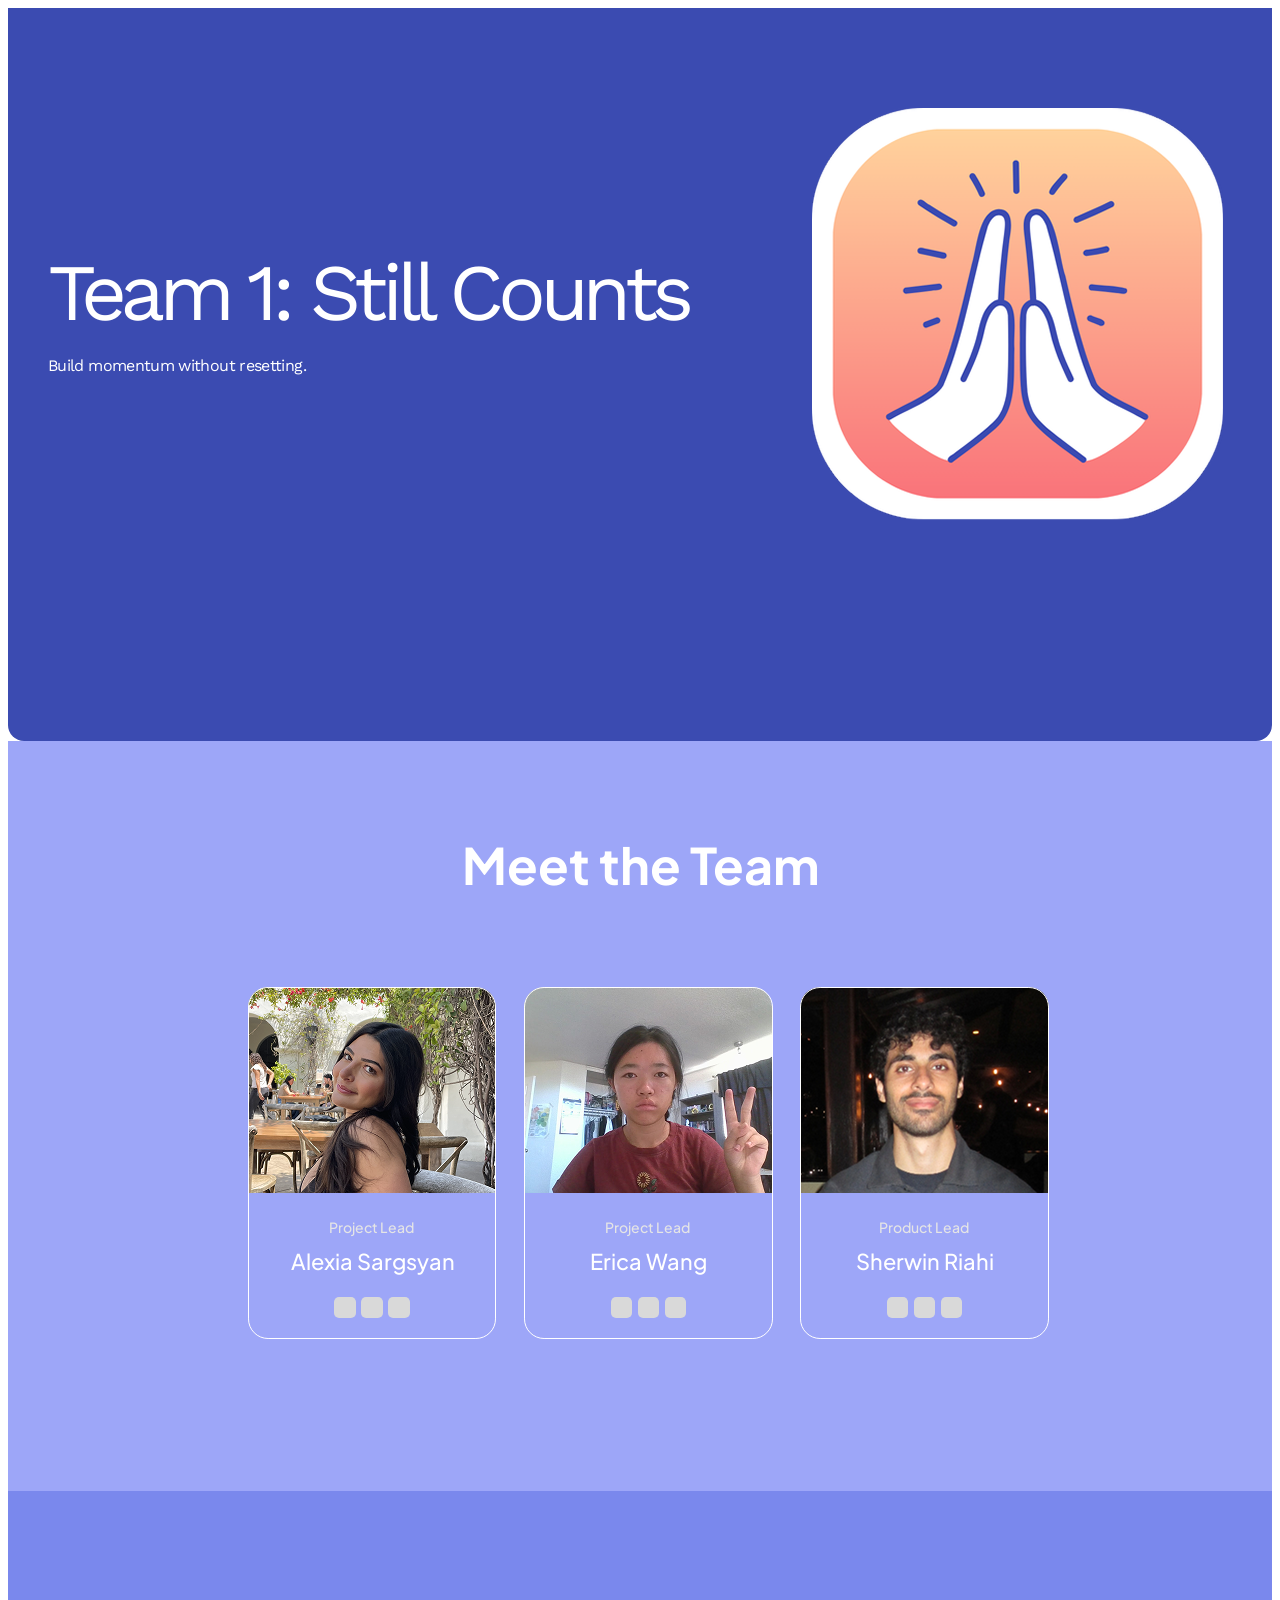
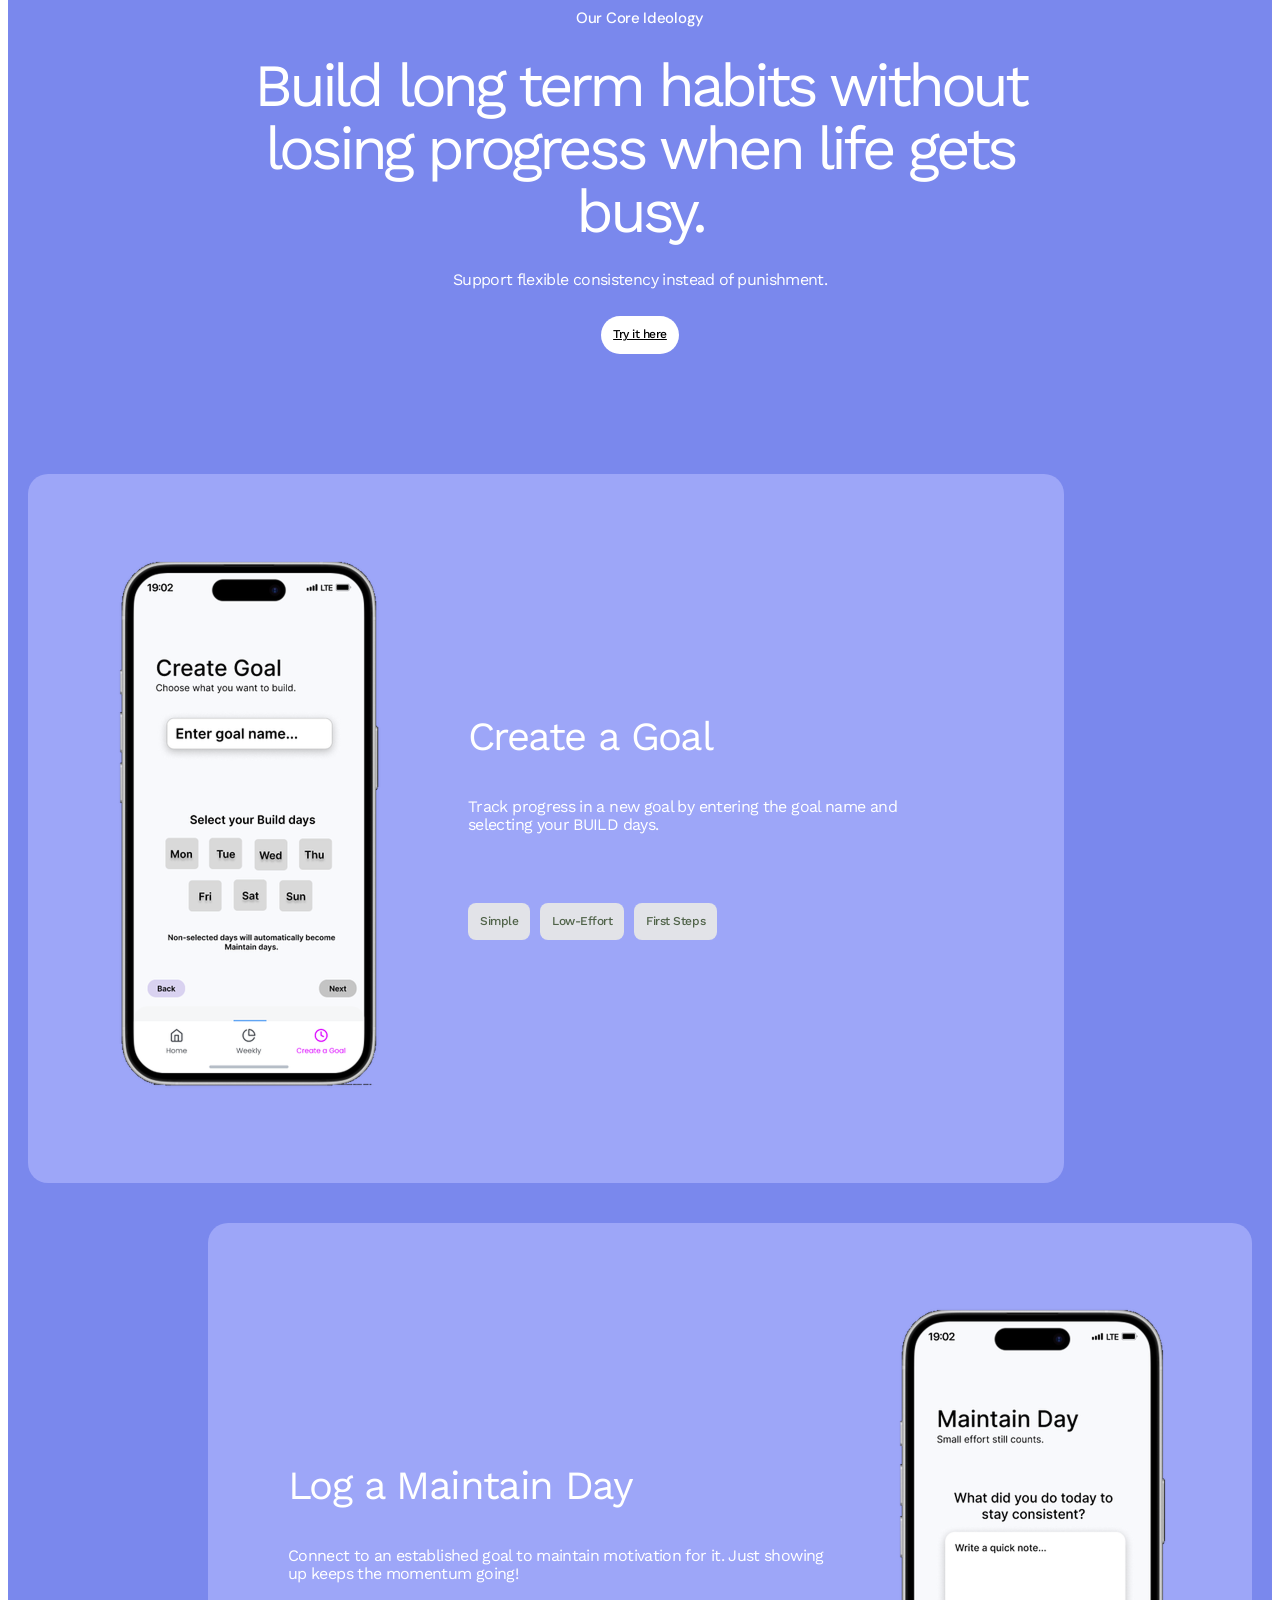
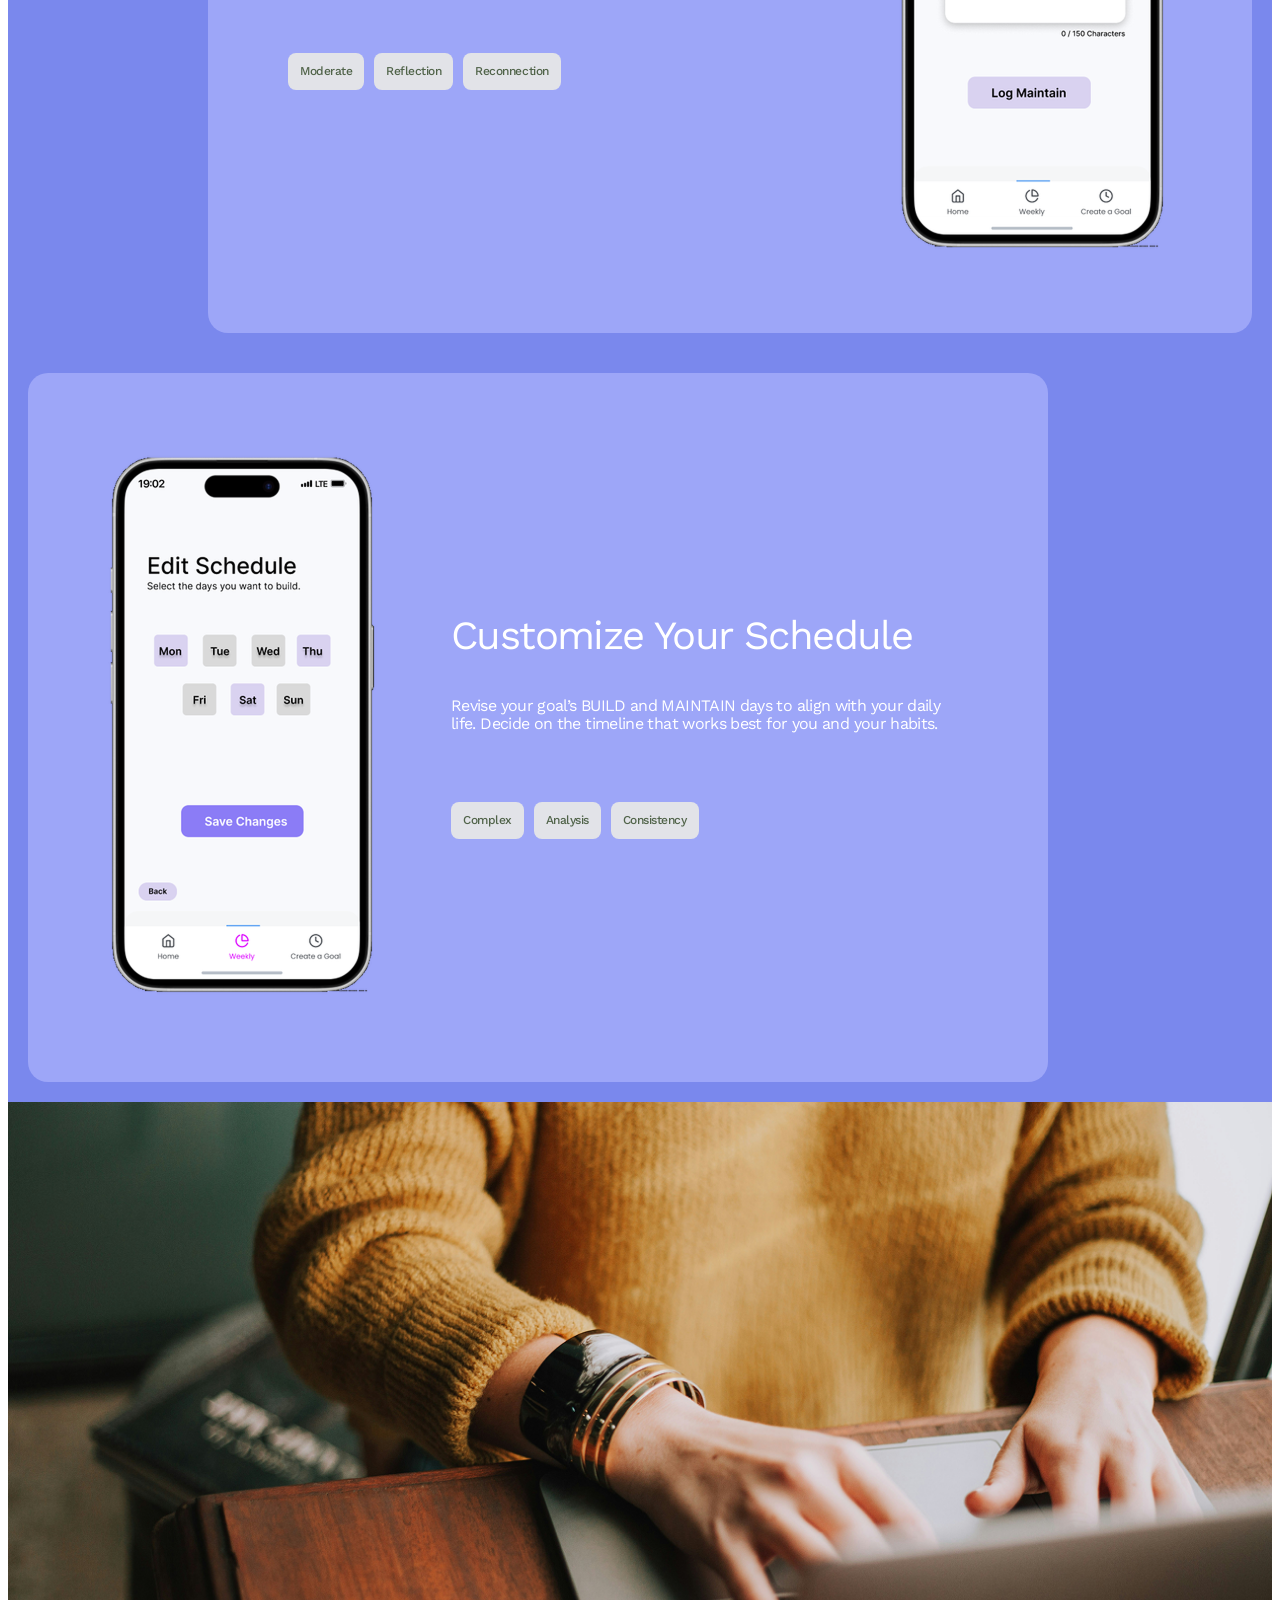
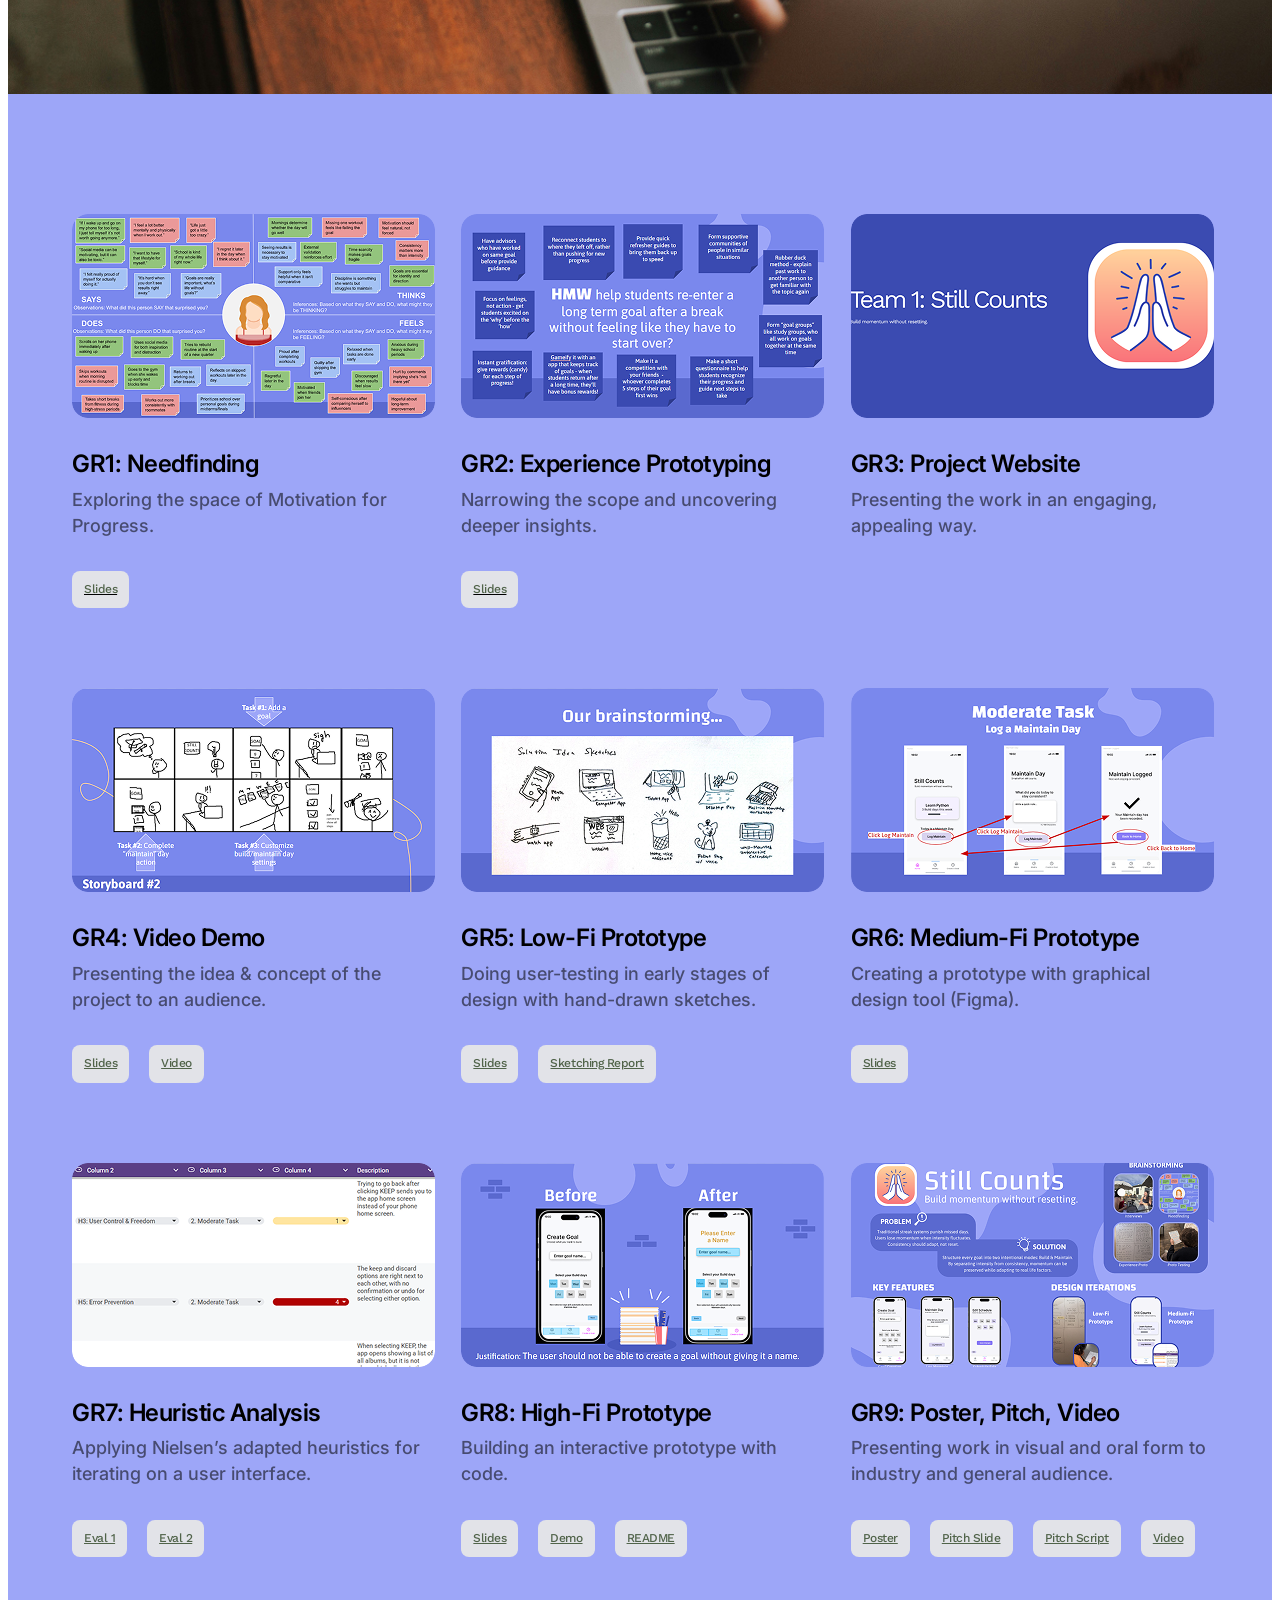
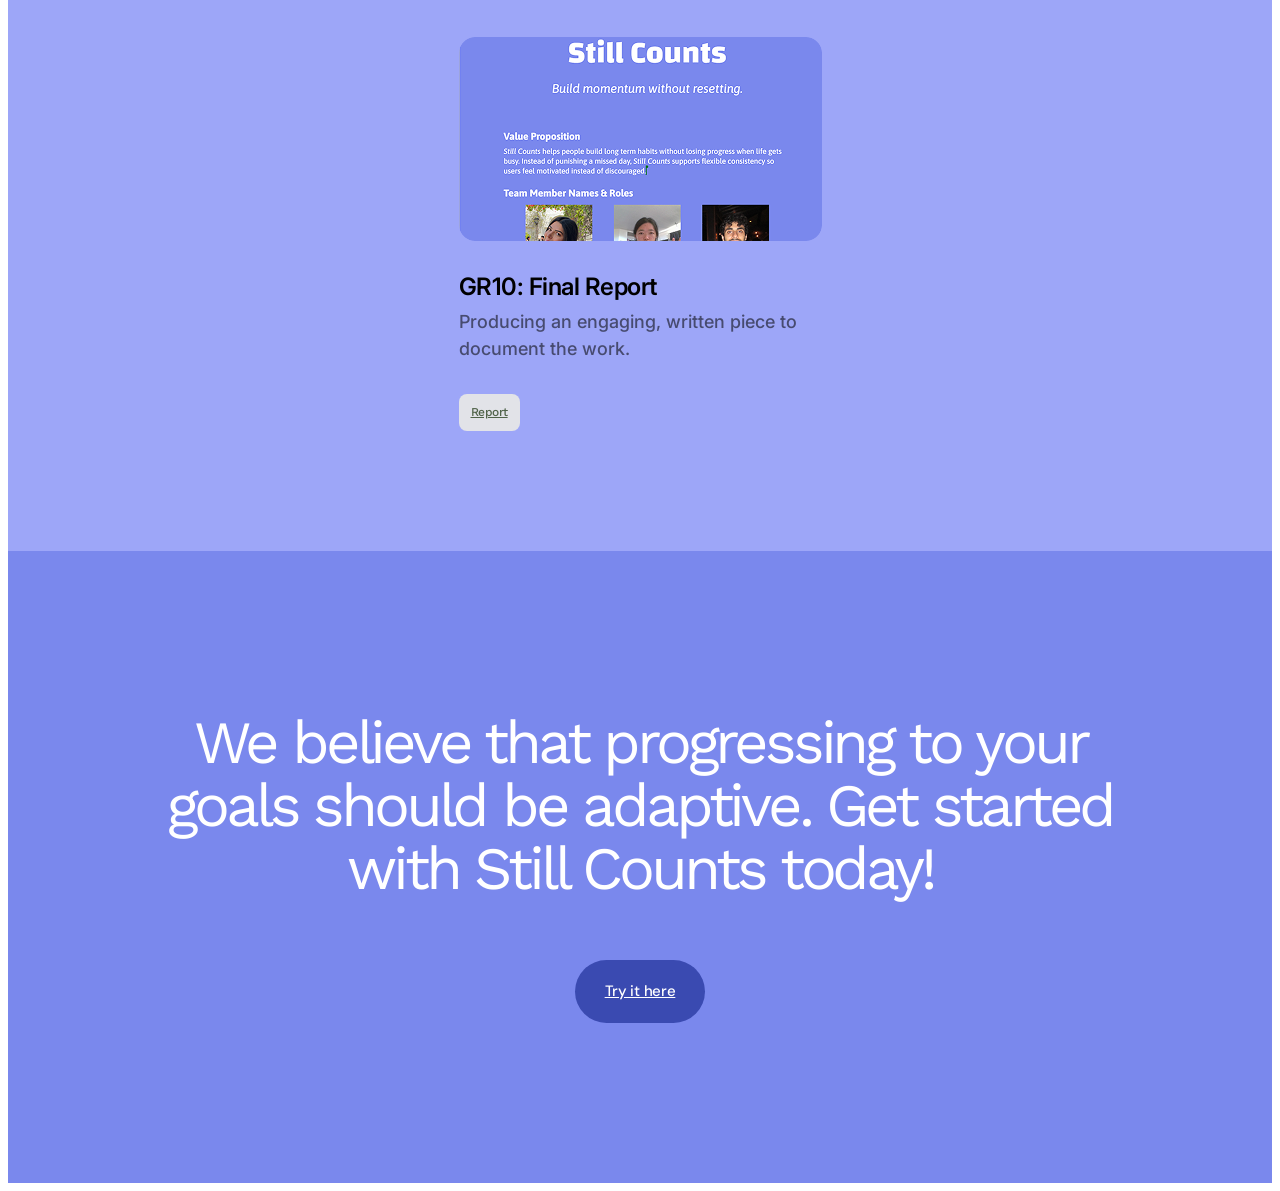
<file: index.html>
<!DOCTYPE html>
<html>
<head>
  	<meta charset="utf-8">
  	<meta name="viewport" content="initial-scale=1, width=device-width">
  	
  	<link rel="stylesheet"  href="./index.css" />
  	<link rel="stylesheet" href="https://fonts.googleapis.com/css2?family=Work Sans:wght@400;500&display=swap" />
  	<link rel="stylesheet" href="https://fonts.googleapis.com/css2?family=Plus Jakarta Sans:wght@500;700&display=swap" />
  	<link rel="stylesheet" href="https://fonts.googleapis.com/css2?family=DM Sans:wght@500&display=swap" />
  	<link rel="stylesheet" href="https://fonts.googleapis.com/css2?family=Inter:wght@500;600&display=swap" />
  	
  	
  	
</head>
<body>
  	
  	<div class="main">
    		<div class="hero-section">
      			<div class="content">
        				<div class="block">
          					<div class="text">
            						<div class="team-1-still">Team 1: Still Counts</div>
            						<div class="build-momentum-without">Build momentum without resetting.</div>
          					</div>
        				</div>
        				<img src="images/Image.png" class="image-icon" alt="">
        				
      			</div>
    		</div>
    		<div class="team-section">
      			<div class="macbook-air-1">
        				<b class="meet-the-team">Meet the Team</b>
        				<div class="image-1-parent">
          					<img src="images/image 1.png" class="image-1-icon" alt="">
          					
          					<div class="alexia-sargsyan">Alexia Sargsyan</div>
          					<div class="project-lead">Project Lead</div>
          					<div class="group-child">
          					</div>
          					<div class="group-item">
          					</div>
          					<div class="group-inner">
          					</div>
          					<div class="rectangle-div">
          					</div>
        				</div>
        				<div class="s-blob-v1-image-u-mbybpsj3a-1-parent">
          					<img src="images/s-blob-v1-IMAGE-u_MByBPSj3A 1.png" class="image-1-icon" alt="">
          					
          					<div class="erica-wang">Erica Wang</div>
          					<div class="project-lead2">Project Lead</div>
          					<div class="group-child2">
          					</div>
          					<div class="group-child3">
          					</div>
          					<div class="group-child4">
          					</div>
          					<div class="group-child5">
          					</div>
        				</div>
        				<div class="s-blob-v1-image-yarvwebsfak-1-parent">
          					<img src="images/s-blob-v1-IMAGE-YArVWEbSfAk 1.png" class="s-blob-v1-image-yarvwebsfak-1-icon" alt="">
          					
          					<div class="sherwin-riahi">Sherwin Riahi</div>
          					<div class="product-lead">Product Lead</div>
          					<div class="group-child6">
          					</div>
          					<div class="group-child7">
          					</div>
          					<div class="group-child8">
          					</div>
          					<div class="group-child9">
          					</div>
        				</div>
      			</div>
    		</div>
    		<div class="services-section">
      			<div class="intro-section">
        				<div class="content2">
          					<div class="our-core-ideology">Our Core Ideology</div>
          					<div class="build-long-term">Build long term habits without losing progress when life gets busy.</div>
          					<div class="support-flexible-consistency">Support flexible consistency instead of punishment.</div>
          					<div class="button-on-light" id="buttonOnLight">
							<a href="https://www.figma.com/proto/tbAJIBMdfIlwwW0VugxDvZ/Team-1-Prototype?node-id=16-697&p=f&t=aINcDDUmhDeLYGo0-0&scaling=scale-down&content-scaling=fixed&page-id=0%3A1&starting-point-node-id=16%3A697" target="_blank">
            						<div class="connect-with-our">Try it here</div>
							</a>
          					</div>
        				</div>
      			</div>
      			<div class="section-1">
        				<div class="card">
          					<img src="images/image 2.png" class="image-2-icon" alt="">
          					
          					<div class="content3">
            						<div class="text2">
              							<div class="create-a-goal">Create a Goal</div>
              							<div class="build-momentum-without">Track progress in a new goal by entering the goal name and selecting your BUILD days.</div>
            						</div>
            						<div class="labels">
              							<div class="labels2">
                								<div class="connect-with-our">Simple</div>
              							</div>
              							<div class="labels2">
                								<div class="connect-with-our">Low-Effort</div>
              							</div>
              							<div class="labels2">
                								<div class="connect-with-our">First Steps</div>
              							</div>
            						</div>
          					</div>
        				</div>
      			</div>
      			<div class="section-2">
        				<div class="card2">
          					<div class="content3">
            						<div class="text2">
              							<div class="create-a-goal">Log a Maintain Day</div>
              							<div class="build-momentum-without">Connect to an established goal to maintain motivation for it. Just showing up keeps the momentum going!</div>
            						</div>
            						<div class="labels">
              							<div class="labels2">
                								<div class="connect-with-our">Moderate</div>
              							</div>
              							<div class="labels2">
                								<div class="connect-with-our">Reflection</div>
              							</div>
              							<div class="labels2">
                								<div class="connect-with-our">Reconnection</div>
              							</div>
            						</div>
          					</div>
          					<img src="images/image 3.png" class="image-3-icon" alt="">
          					
        				</div>
      			</div>
      			<div class="section-3">
        				<div class="card3">
          					<img src="images/image 4.png" class="image-3-icon" alt="">
          					
          					<div class="content3">
            						<div class="text2">
              							<div class="create-a-goal">Customize Your Schedule</div>
              							<div class="build-momentum-without">Revise your goal’s BUILD and MAINTAIN days to align with your daily life. Decide on the timeline that works best for you and your habits.</div>
            						</div>
            						<div class="labels">
              							<div class="labels2">
                								<div class="connect-with-our">Complex</div>
              							</div>
              							<div class="labels2">
                								<div class="connect-with-our">Analysis</div>
              							</div>
              							<div class="labels2">
                								<div class="connect-with-our">Consistency</div>
              							</div>
            						</div>
          					</div>
        				</div>
      			</div>
    		</div>
    		<img src="images/Image break section.png" class="image-break-section" alt="">
    		
    		<div class="feature-cards-1">
      			<div class="card-1">
        				<img src="images/image 5.png" class="image-5-icon" alt="">
        				
        				<div class="text5">
          					<div class="gr1-needfinding">GR1: Needfinding</div>
          					<div class="exploring-the-space">Exploring the space of Motivation for Progress.</div>
        				</div>
					<a href="https://docs.google.com/presentation/d/131hSoNGcmcq98l3tlYfiKCn8GhUdovB-9-Zp1Bc0hOI/edit?usp=drive_link" target="_blank">
        				<div class="labels13" id="labelsContainer">
          					<div class="connect-with-our">Slides</div>
        				</div>
					</a>
      			</div>
      			<div class="card-1">
        				<img src="images/image 6.png" class="image-5-icon" alt="">
        				
        				<div class="text5">
          					<div class="gr1-needfinding">GR2: Experience Prototyping</div>
          					<div class="exploring-the-space">Narrowing the scope and uncovering deeper insights.</div>
        				</div>
					<a href="https://docs.google.com/presentation/d/1zHQQqLlEswiguAmVfljhca8MHZJNWpRWkjh2IRyS1oE/edit?usp=drive_link" target="_blank">
        				<div class="labels13" id="labelsContainer">
          					<div class="connect-with-our">Slides</div>
        				</div>
					</a>
      			</div>
      			<div class="card-1">
        				<img src="images/image 7.png" class="image-5-icon" alt="">
        				
        				<div class="text5">
          					<div class="gr1-needfinding">GR3: Project Website</div>
          					<div class="exploring-the-space">Presenting the work in an engaging, appealing way.</div>
        				</div>
      			</div>
      			<div class="card-1">
        				<img src="images/image 8.png" class="image-8-icon" alt="">
        				
        				<div class="text5">
          					<div class="gr1-needfinding">GR4: Video Demo</div>
          					<div class="exploring-the-space">Presenting the idea & concept of the project to an audience.</div>
        				</div>
        				<div class="labels-parent">
						<a href="https://docs.google.com/presentation/d/1z28-oSYIsY1gpoLaiSvSWj7I7bnX7-UWqtqKav4TRIY/edit?usp=drive_link" target="_blank">
          					<div class="labels15" id="labelsContainer">
            						<div class="connect-with-our">Slides</div>
          					</div>
						</a>
						<a href="video1.html">
          					<div class="labels2">
            						<div class="connect-with-our">Video</div>
          					</div>
						</a>
        				</div>
      			</div>
      			<div class="card-1">
        				<img src="images/image 9.png" class="image-5-icon" alt="">
        				
        				<div class="text5">
          					<div class="gr1-needfinding">GR5: Low-Fi Prototype</div>
          					<div class="exploring-the-space">Doing user-testing in early stages of design with hand-drawn sketches.</div>
        				</div>
        				<div class="labels-parent">
						<a href="https://docs.google.com/presentation/d/1HL-iBmhaAMSBE9NvJ6kioU2_1P-5u7bNbo2m6TXYR94/edit?usp=drive_link" target="_blank">
          					<div class="labels15" id="labelsContainer">
            						<div class="connect-with-our">Slides</div>
          					</div>
						</a>
						<a href="https://docs.google.com/document/d/1QrJ2M4i0gm4GRccRLBGxqGDFko6Ef5-EL4_YgI6lIw4/edit?usp=drive_link" target="_blank">
          					<div class="labels15" id="labelsContainer1">
            						<div class="connect-with-our">Sketching Report</div>
          					</div>
						</a>
        				</div>
      			</div>
      			<div class="card-1">
        				<img src="images/image 10.png" class="image-5-icon" alt="">
        				
        				<div class="text5">
          					<div class="gr1-needfinding">GR6: Medium-Fi Prototype</div>
          					<div class="exploring-the-space">Creating a prototype with graphical design tool (Figma).</div>
        				</div>
        				<div class="labels-wrapper">
          					<div class="labels15" id="labelsContainer">
							<a href="https://docs.google.com/presentation/d/1GdjxQhDT6mw4gbagRjXhqykMsgTp2dMslIthTUFVdfQ/edit?usp=drive_link" target="_blank">
            						<div class="connect-with-our">Slides</div>
							</a>
          					</div>
        				</div>
      			</div>
      			<div class="card-1">
        				<img src="images/image 11.png" class="image-5-icon" alt="">
        				
        				<div class="text5">
          					<div class="gr1-needfinding">GR7: Heuristic Analysis</div>
          					<div class="exploring-the-space">Applying Nielsen’s adapted heuristics for iterating on a user interface.</div>
        				</div>
        				<div class="labels-parent">
          					<div class="labels15" id="labelsContainer">
							<a href="https://docs.google.com/spreadsheets/d/1RG0LQ5RY2IOVobMMliRbXi_r9yDvKsUtFRsjvUOs60s/edit?usp=drive_link" target="_blank">
            						<div class="connect-with-our">Eval 1</div>
							</a>
          					</div>
          					<div class="labels15" id="labelsContainer1">
							<a href="https://docs.google.com/spreadsheets/d/11gDQlor_N3HcrTUw4YGlpaffdJx3PhwLXKRMl8zdHGE/edit?usp=drive_link" target="_blank">
            						<div class="connect-with-our">Eval 2</div>
							</a>
          					</div>
        				</div>
      			</div>
      			<div class="card-1">
        				<img src="images/image 12.png" class="image-5-icon" alt="">
        				
        				<div class="text5">
          					<div class="gr1-needfinding">GR8: High-Fi Prototype</div>
          					<div class="exploring-the-space">Building an interactive prototype with code.</div>
        				</div>
        				<div class="labels-parent">
          					<div class="labels15" id="labelsContainer">
							<a href="https://docs.google.com/presentation/d/18e2rHVEbxUJuzyYhM4nNz6f8tzeeR9-YjLjww5ExF74/edit?usp=drive_link" target="_blank">
            						<div class="connect-with-our">Slides</div>
							</a>
          					</div>
          					<div class="labels15" id="labelsContainer1">
							<a href="https://www.figma.com/proto/tbAJIBMdfIlwwW0VugxDvZ/Team-1-Prototype?node-id=16-697&p=f&t=aINcDDUmhDeLYGo0-0&scaling=scale-down&content-scaling=fixed&page-id=0%3A1&starting-point-node-id=16%3A697" target="_blank">
            						<div class="connect-with-our">Demo</div>
							</a>
          					</div>
          					<div class="labels15" id="labelsContainer2">
							<a href="https://docs.google.com/document/d/1-7VTvDy35LKdsVLMt8pL5osN9_9dXKL0-JGMQTN56q4/edit?usp=drive_link" target="_blank">
            						<div class="connect-with-our">README</div>
							</a>
          					</div>
        				</div>
      			</div>
      			<div class="card-1">
        				<img src="images/image 13.png" class="image-5-icon" alt="">
        				
        				<div class="text5">
          					<div class="gr1-needfinding">GR9: Poster, Pitch, Video</div>
          					<div class="exploring-the-space">Presenting work in visual and oral form to industry and general audience.</div>
        				</div>
        				<div class="labels-parent">
          					<div class="labels15" id="labelsContainer">
							<a href="https://drive.google.com/file/d/1eKiTKpnqyWIX68wDXTuYRACa_7qMoF_y/view?usp=drive_link" target="_blank">
            						<div class="connect-with-our">Poster</div>
							</a>
          					</div>
          					<div class="labels15" id="labelsContainer1">
							<a href="https://docs.google.com/presentation/d/1Ge6G5yEsYY3wOZTrQlg59Eyihnuc1VUfwt8pDzqStls/edit?usp=drive_link" target="_blank">
            						<div class="connect-with-our">Pitch Slide</div>
							</a>
          					</div>
          					<div class="labels15" id="labelsContainer2">
							<a href="https://drive.google.com/file/d/1zssFq4V-edC98Uv8HBv31uu7j4D9c5Tx/view?usp=drive_link" target="_blank">
            						<div class="connect-with-our">Pitch Script</div>
							</a>
          					</div>
          					<div class="labels2">
							<a href="video2.html">
            						<div class="connect-with-our">Video</div>
							</a>
          					</div>
        				</div>
      			</div>
      			<div class="card-10">
        				<img src="images/image 14.png" class="image-5-icon" alt="">
        				
        				<div class="text5">
          					<div class="gr1-needfinding">GR10: Final Report</div>
          					<div class="exploring-the-space">Producing an engaging, written piece to document the work.</div>
        				</div>
        				<div class="labels-wrapper">
          					<div class="labels15" id="labelsContainer">
							<a href="https://docs.google.com/document/d/1AQaugaro4I9oHWqQetpCkNfxZdLRB86ISJkdSPecElE/edit?usp=drive_link" target="_blank">
            						<div class="connect-with-our">Report</div>
							</a>
          					</div>
        				</div>
      			</div>
    		</div>
    		<div class="experts-section">
      			<div class="content6">
        				<div class="we-believe-that">We believe that progressing to your goals should be adaptive. Get started with Still Counts today!</div>
        				<div class="large-button" id="largeButtonContainer">
						<a href="https://www.figma.com/proto/tbAJIBMdfIlwwW0VugxDvZ/Team-1-Prototype?node-id=16-697&p=f&t=aINcDDUmhDeLYGo0-0&scaling=scale-down&content-scaling=fixed&page-id=0%3A1&starting-point-node-id=16%3A697" target="_blank">
          					<div class="connect-with-our2">Try it here</div>
						</a>
        				</div>
      			</div>
    		</div>
  	</div>
  	
  	
  	
  	
  	</body>
</html>
</file>
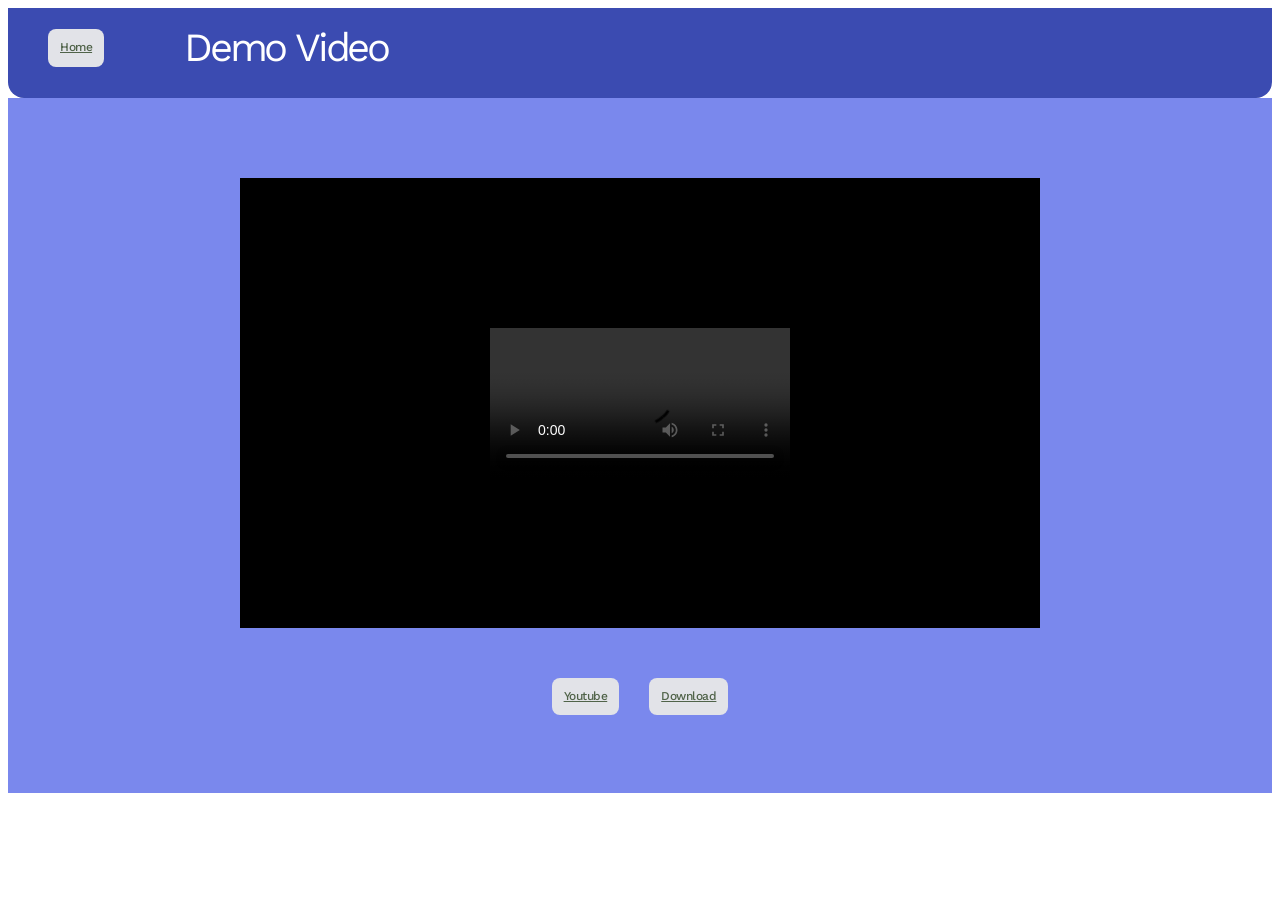
<file: video2.html>
<!DOCTYPE html>
<html>
<head>
  	<meta charset="utf-8">
  	<meta name="viewport" content="initial-scale=1, width=device-width">
  	
  	<link rel="stylesheet"  href="./video2.css" />
  	<link rel="stylesheet" href="https://fonts.googleapis.com/css2?family=Work Sans:wght@400;500&display=swap" />
  	
  	
  	
</head>
<body>
  	
  	<div class="hero-section-parent">
    		<div class="hero-section">
      			<div class="content">
        				<div class="labels">
						<a href="index.html">
          					<div class="taxes">Home</div>
						</a>
        				</div>
        				<div class="text">
          					<div class="demo-video">Demo Video</div>
        				</div>
      			</div>
    		</div>
    		<div class="team-section">
      			<div class="still-counts-demo-gr9-1">
				<embed type="video/mp4" src="demo.mp4" width="800" height="450">
      			</div>
      			<div class="labels2">
        				<div class="labels3" id="labelsContainer">
						<a href="https://www.youtube.com/watch?v=quIIe5j_UGc" target="_blank">
          					<div class="taxes">Youtube</div>
						</a>
        				</div>
        				<div class="labels">
						<a href="demo.mp4" download>
          					<div class="taxes">Download</div>
						</a>
        				</div>
      			</div>
    		</div>
  	</div>
  	
</body>
</html>
</file>
<file: index.css>
a {
    color: inherit;
}
.main {
  	width: 100%;
  	position: relative;
  	background-color: #fff;
  	display: flex;
  	flex-direction: column;
  	align-items: flex-start;
  	text-align: left;
  	font-size: 80px;
  	color: #fff;
  	font-family: 'Work Sans';
}
.hero-section {
  	align-self: stretch;
  	height: 732.9px;
  	border-radius: 0px 0px 16px 16px;
  	background-color: #3b4bb1;
  	overflow: hidden;
  	flex-shrink: 0;
  	display: flex;
  	flex-direction: column;
  	align-items: center;
  	padding: 100px 40px;
  	box-sizing: border-box;
}
.content {
  	width: 100%;
  	display: flex;
  	align-items: center;
  	gap: 80px;
  	max-width: 1500px;
}
.block {
  	flex: 1;
  	display: flex;
  	flex-direction: column;
  	align-items: flex-start;
}
.text {
  	align-self: stretch;
  	display: flex;
  	flex-direction: column;
  	align-items: flex-start;
  	gap: 24px;
}
.team-1-still {
  	align-self: stretch;
  	position: relative;
  	letter-spacing: -0.08em;
  	line-height: 100%;
}
.build-momentum-without {
  	align-self: stretch;
  	position: relative;
  	font-size: 16px;
  	letter-spacing: -0.04em;
  	line-height: 110%;
}
.image-icon {
  	width: 429px;
  	position: relative;
  	max-height: 100%;
  	object-fit: cover;
}
.team-section {
  	align-self: stretch;
  	height: 750px;
  	background-color: #7a88ed;
  	display: flex;
  	flex-direction: column;
  	align-items: center;
  	font-size: 21.83px;
  	font-family: 'Plus Jakarta Sans';
}
.macbook-air-1 {
  	align-self: stretch;
  	flex: 1;
  	position: relative;
  	background-color: #9da6f8;
}
.meet-the-team {
  	position: absolute;
  	top: 92.24px;
  	left: calc(50% - 178px);
  	font-size: 50.31px;
}
.image-1-parent {
  	position: absolute;
  	top: 246.51px;
  	left: 240px;
  	width: 248.3px;
  	height: 352px;
}
.image-1-icon {
  	position: absolute;
  	top: 0px;
  	left: 0px;
  	border-radius: 20px 20px 0px 0px;
  	width: 248px;
  	height: 206px;
  	object-fit: cover;
}
.alexia-sargsyan {
  	position: absolute;
  	top: 259.85px;
  	left: calc(50% - 81.15px);
  	font-weight: 500;
}
.project-lead {
  	position: absolute;
  	top: 230.46px;
  	left: calc(50% - 43.15px);
  	font-size: 14.06px;
  	font-weight: 500;
  	color: #e5e5e5;
}
.group-child {
  	position: absolute;
  	top: 0px;
  	left: 0px;
  	border-radius: 20.08px;
  	border: 0.9px solid #fff;
  	box-sizing: border-box;
  	width: 248.3px;
  	height: 352px;
}
.group-item {
  	position: absolute;
  	top: 309.71px;
  	left: 86.45px;
  	border-radius: 5.03px;
  	background-color: #d9d9d9;
  	width: 21.4px;
  	height: 21.4px;
}
.group-inner {
  	position: absolute;
  	top: 309.71px;
  	left: 113.46px;
  	border-radius: 5.03px;
  	background-color: #d9d9d9;
  	width: 21.4px;
  	height: 21.4px;
}
.rectangle-div {
  	position: absolute;
  	top: 309.71px;
  	left: 140.47px;
  	border-radius: 5.03px;
  	background-color: #d9d9d9;
  	width: 21.4px;
  	height: 21.4px;
}
.s-blob-v1-image-u-mbybpsj3a-1-parent {
  	position: absolute;
  	top: 246.51px;
  	left: 516px;
  	width: 248.6px;
  	height: 352px;
}
.erica-wang {
  	position: absolute;
  	top: 259.85px;
  	left: calc(50% - 58.3px);
  	font-weight: 500;
}
.project-lead2 {
  	position: absolute;
  	top: 230.46px;
  	left: calc(50% - 43.3px);
  	font-size: 14.06px;
  	font-weight: 500;
  	color: #e5e5e5;
}
.group-child2 {
  	position: absolute;
  	top: 0px;
  	left: 0.25px;
  	border-radius: 20.08px;
  	border: 0.9px solid #fff;
  	box-sizing: border-box;
  	width: 248.3px;
  	height: 352px;
}
.group-child3 {
  	position: absolute;
  	top: 309.71px;
  	left: 86.7px;
  	border-radius: 5.03px;
  	background-color: #d9d9d9;
  	width: 21.4px;
  	height: 21.4px;
}
.group-child4 {
  	position: absolute;
  	top: 309.71px;
  	left: 113.71px;
  	border-radius: 5.03px;
  	background-color: #d9d9d9;
  	width: 21.4px;
  	height: 21.4px;
}
.group-child5 {
  	position: absolute;
  	top: 309.71px;
  	left: 140.72px;
  	border-radius: 5.03px;
  	background-color: #d9d9d9;
  	width: 21.4px;
  	height: 21.4px;
}
.s-blob-v1-image-yarvwebsfak-1-parent {
  	position: absolute;
  	top: 246.51px;
  	left: 792px;
  	width: 249px;
  	height: 352px;
}
.s-blob-v1-image-yarvwebsfak-1-icon {
  	position: absolute;
  	top: 0px;
  	left: 0px;
  	border-radius: 20px 20px 0px 0px;
  	width: 249px;
  	height: 206px;
  	object-fit: cover;
}
.sherwin-riahi {
  	position: absolute;
  	top: 259.85px;
  	left: calc(50% - 68.5px);
  	font-weight: 500;
}
.product-lead {
  	position: absolute;
  	top: 230.46px;
  	left: calc(50% - 45.5px);
  	font-size: 14.06px;
  	font-weight: 500;
  	color: #e5e5e5;
}
.group-child6 {
  	position: absolute;
  	top: 0px;
  	left: 0.49px;
  	border-radius: 20.08px;
  	border: 0.9px solid #fff;
  	box-sizing: border-box;
  	width: 248.3px;
  	height: 352px;
}
.group-child7 {
  	position: absolute;
  	top: 309.71px;
  	left: 86.94px;
  	border-radius: 5.03px;
  	background-color: #d9d9d9;
  	width: 21.4px;
  	height: 21.4px;
}
.group-child8 {
  	position: absolute;
  	top: 309.71px;
  	left: 113.95px;
  	border-radius: 5.03px;
  	background-color: #d9d9d9;
  	width: 21.4px;
  	height: 21.4px;
}
.group-child9 {
  	position: absolute;
  	top: 309.71px;
  	left: 140.96px;
  	border-radius: 5.03px;
  	background-color: #d9d9d9;
  	width: 21.4px;
  	height: 21.4px;
}
.services-section {
  	align-self: stretch;
  	background-color: #7a88ed;
  	display: flex;
  	flex-direction: column;
  	align-items: center;
  	font-size: 40px;
}
.intro-section {
  	width: 100%;
  	display: flex;
  	flex-direction: column;
  	align-items: center;
  	padding: 120px 40px 100px;
  	box-sizing: border-box;
  	max-width: 1500px;
  	font-size: 15px;
}
.content2 {
  	width: 100%;
  	display: flex;
  	flex-direction: column;
  	align-items: center;
  	justify-content: center;
  	gap: 28px;
  	max-width: 100%;
}
.our-core-ideology {
  	position: relative;
  	letter-spacing: -0.02em;
  	line-height: 100%;
  	font-weight: 500;
  	font-family: 'DM Sans';
}
.build-long-term {
  	width: 857.4px;
  	position: relative;
  	font-size: 60px;
  	letter-spacing: -0.07em;
  	line-height: 105%;
  	text-align: center;
  	display: inline-block;
}
.support-flexible-consistency {
  	align-self: stretch;
  	position: relative;
  	font-size: 16px;
  	letter-spacing: -0.04em;
  	line-height: 110%;
  	text-align: center;
}
.button-on-light {
  	border-radius: 51.57px;
  	background-color: #fff;
  	display: flex;
  	align-items: center;
  	justify-content: center;
  	padding: 12px;
  	cursor: pointer;
  	font-size: 12px;
  	color: #000;
}
.connect-with-our {
  	position: relative;
  	letter-spacing: -0.04em;
  	line-height: 110%;
  	font-weight: 500;
}
.section-1 {
  	width: 100%;
  	display: flex;
  	align-items: flex-start;
  	justify-content: space-between;
  	padding: 20px 0px 20px 20px;
  	box-sizing: border-box;
  	max-width: 1500px;
}
.card {
  	width: 1036px;
  	border-radius: 20px;
  	background-color: #9da6f8;
  	display: flex;
  	align-items: center;
  	padding: 80px 100px 80px 80px;
  	box-sizing: border-box;
  	gap: 70px;
}
.image-2-icon {
  	width: 290px;
  	position: relative;
  	max-height: 100%;
  	object-fit: cover;
}
.content3 {
  	flex: 1;
  	display: flex;
  	flex-direction: column;
  	align-items: flex-start;
  	gap: 70px;
}
.text2 {
  	align-self: stretch;
  	display: flex;
  	flex-direction: column;
  	align-items: flex-start;
  	gap: 40px;
}
.create-a-goal {
  	align-self: stretch;
  	position: relative;
  	letter-spacing: -0.04em;
  	line-height: 105%;
}
.labels {
  	align-self: stretch;
  	display: flex;
  	align-items: flex-start;
  	gap: 10px;
  	font-size: 12px;
  	color: #506349;
}
.labels2 {
  	border-radius: 8px;
  	background-color: #e2e3e8;
  	display: flex;
  	align-items: center;
  	justify-content: center;
  	padding: 12px;
}
.section-2 {
  	width: 100%;
  	display: flex;
  	align-items: flex-start;
  	justify-content: flex-end;
  	padding: 20px 20px 20px 0px;
  	box-sizing: border-box;
  	max-width: 1500px;
}
.card2 {
  	width: 1044px;
  	border-radius: 20px;
  	background-color: #9da6f8;
  	display: flex;
  	align-items: center;
  	justify-content: flex-end;
  	padding: 80px;
  	box-sizing: border-box;
  	gap: 70px;
}
.image-3-icon {
  	width: 273px;
  	position: relative;
  	max-height: 100%;
  	object-fit: cover;
}
.section-3 {
  	width: 100%;
  	display: flex;
  	align-items: flex-start;
  	padding: 20px 0px 20px 20px;
  	box-sizing: border-box;
  	max-width: 1500px;
}
.card3 {
  	width: 1020px;
  	border-radius: 20px;
  	background-color: #9da6f8;
  	display: flex;
  	align-items: center;
  	padding: 80px;
  	box-sizing: border-box;
  	gap: 70px;
}
.image-break-section {
  	align-self: stretch;
  	position: relative;
  	max-width: 100%;
  	overflow: hidden;
  	max-height: 100%;
  	object-fit: cover;
}
.feature-cards-1 {
  	align-self: stretch;
  	background-color: #9da6f8;
  	display: flex;
  	align-items: flex-start;
  	justify-content: center;
  	flex-wrap: wrap;
  	align-content: flex-start;
  	padding: 120px 64px;
  	gap: 80px 32px;
  	font-size: 24px;
  	color: #000;
  	font-family: Inter;
}
.card-1 {
  	flex: 1;
  	border-radius: 8px;
  	display: flex;
  	flex-direction: column;
  	align-items: flex-start;
  	gap: 32px;
  	min-width: 336px;
  	max-width: 388px;
}
.image-5-icon {
  	width: 363px;
  	position: relative;
  	border-radius: 16px;
  	max-height: 100%;
  	object-fit: cover;
}
.text5 {
  	align-self: stretch;
  	display: flex;
  	flex-direction: column;
  	align-items: flex-start;
  	gap: 8px;
}
.gr1-needfinding {
  	align-self: stretch;
  	position: relative;
  	letter-spacing: -0.02em;
  	line-height: 120%;
  	font-weight: 600;
}
.exploring-the-space {
  	align-self: stretch;
  	position: relative;
  	font-size: 18px;
  	line-height: 145%;
  	font-weight: 500;
  	color: rgba(0, 0, 0, 0.55);
}
.labels13 {
  	border-radius: 8px;
  	background-color: #e2e3e8;
  	display: flex;
  	align-items: center;
  	justify-content: center;
  	padding: 12px;
  	cursor: pointer;
  	font-size: 12px;
  	color: #506349;
  	font-family: 'Work Sans';
}
.image-8-icon {
  	width: 363px;
  	height: 204px;
  	position: relative;
  	border-radius: 16px;
  	object-fit: cover;
}
.labels-parent {
  	display: flex;
  	align-items: center;
  	gap: 20px;
  	font-size: 12px;
  	color: #506349;
  	font-family: 'Work Sans';
}
.labels15 {
  	border-radius: 8px;
  	background-color: #e2e3e8;
  	display: flex;
  	align-items: center;
  	justify-content: center;
  	padding: 12px;
  	cursor: pointer;
}
.labels-wrapper {
  	display: flex;
  	align-items: center;
  	font-size: 12px;
  	color: #506349;
  	font-family: 'Work Sans';
}
.card-10 {
  	width: 363px;
  	border-radius: 8px;
  	display: flex;
  	flex-direction: column;
  	align-items: flex-start;
  	gap: 32px;
  	min-width: 336px;
  	max-width: 388px;
}
.experts-section {
  	align-self: stretch;
  	background-color: #7a88ed;
  	overflow: hidden;
  	display: flex;
  	flex-direction: column;
  	align-items: center;
  	padding: 160px 120px;
  	text-align: center;
  	font-size: 60px;
}
.content6 {
  	width: 100%;
  	display: flex;
  	flex-direction: column;
  	align-items: center;
  	gap: 60px;
  	max-width: 1500px;
}
.we-believe-that {
  	align-self: stretch;
  	position: relative;
  	letter-spacing: -0.07em;
  	line-height: 105%;
}
.large-button {
  	border-radius: 88px;
  	background-color: #3a4ab1;
  	display: flex;
  	align-items: center;
  	justify-content: center;
  	padding: 24px 30px;
  	cursor: pointer;
  	font-size: 15px;
  	font-family: 'DM Sans';
}
.connect-with-our2 {
  	position: relative;
  	letter-spacing: -0.02em;
  	line-height: 100%;
  	font-weight: 500;
}
</file>
<file: video2.css>
a {
    color: inherit;
}
.hero-section-parent {
  	width: 100%;
  	position: relative;
  	background-color: #fff;
  	display: flex;
  	flex-direction: column;
  	align-items: flex-start;
  	text-align: left;
  	font-size: 12px;
  	color: #506349;
  	font-family: 'Work Sans';
}
.hero-section {
  	align-self: stretch;
  	height: 90px;
  	border-radius: 0px 0px 16px 16px;
  	background-color: #3b4bb1;
  	overflow: hidden;
  	flex-shrink: 0;
  	display: flex;
  	flex-direction: column;
  	align-items: center;
  	padding: 20px 40px;
  	box-sizing: border-box;
}
.content {
  	width: 100%;
  	display: flex;
  	align-items: center;
  	gap: 80px;
  	max-width: 1500px;
}
.labels {
  	border-radius: 8px;
  	background-color: #e2e3e8;
  	display: flex;
  	align-items: center;
  	justify-content: center;
  	padding: 12px;
}
.taxes {
  	position: relative;
  	letter-spacing: -0.04em;
  	line-height: 110%;
  	font-weight: 500;
}
.text {
  	flex: 1;
  	display: flex;
  	flex-direction: column;
  	align-items: flex-start;
  	font-size: 40px;
  	color: #fff;
}
.demo-video {
  	align-self: stretch;
  	position: relative;
  	letter-spacing: -0.08em;
  	line-height: 100%;
}
.team-section {
  	align-self: stretch;
  	height: 695px;
  	background-color: #7a88ed;
  	display: flex;
  	flex-direction: column;
  	align-items: center;
  	padding: 80px 0px;
  	box-sizing: border-box;
  	gap: 50px;
}
.still-counts-demo-gr9-1 {
  	width: 800px;
  	height: 450px;
  	position: relative;
  	flex-shrink: 0;
}
.labels2 {
  	align-self: stretch;
  	display: flex;
  	align-items: flex-start;
  	justify-content: center;
  	gap: 30px;
  	flex-shrink: 0;
}
.labels3 {
  	border-radius: 8px;
  	background-color: #e2e3e8;
  	display: flex;
  	align-items: center;
  	justify-content: center;
  	padding: 12px;
  	cursor: pointer;
}
</file>
